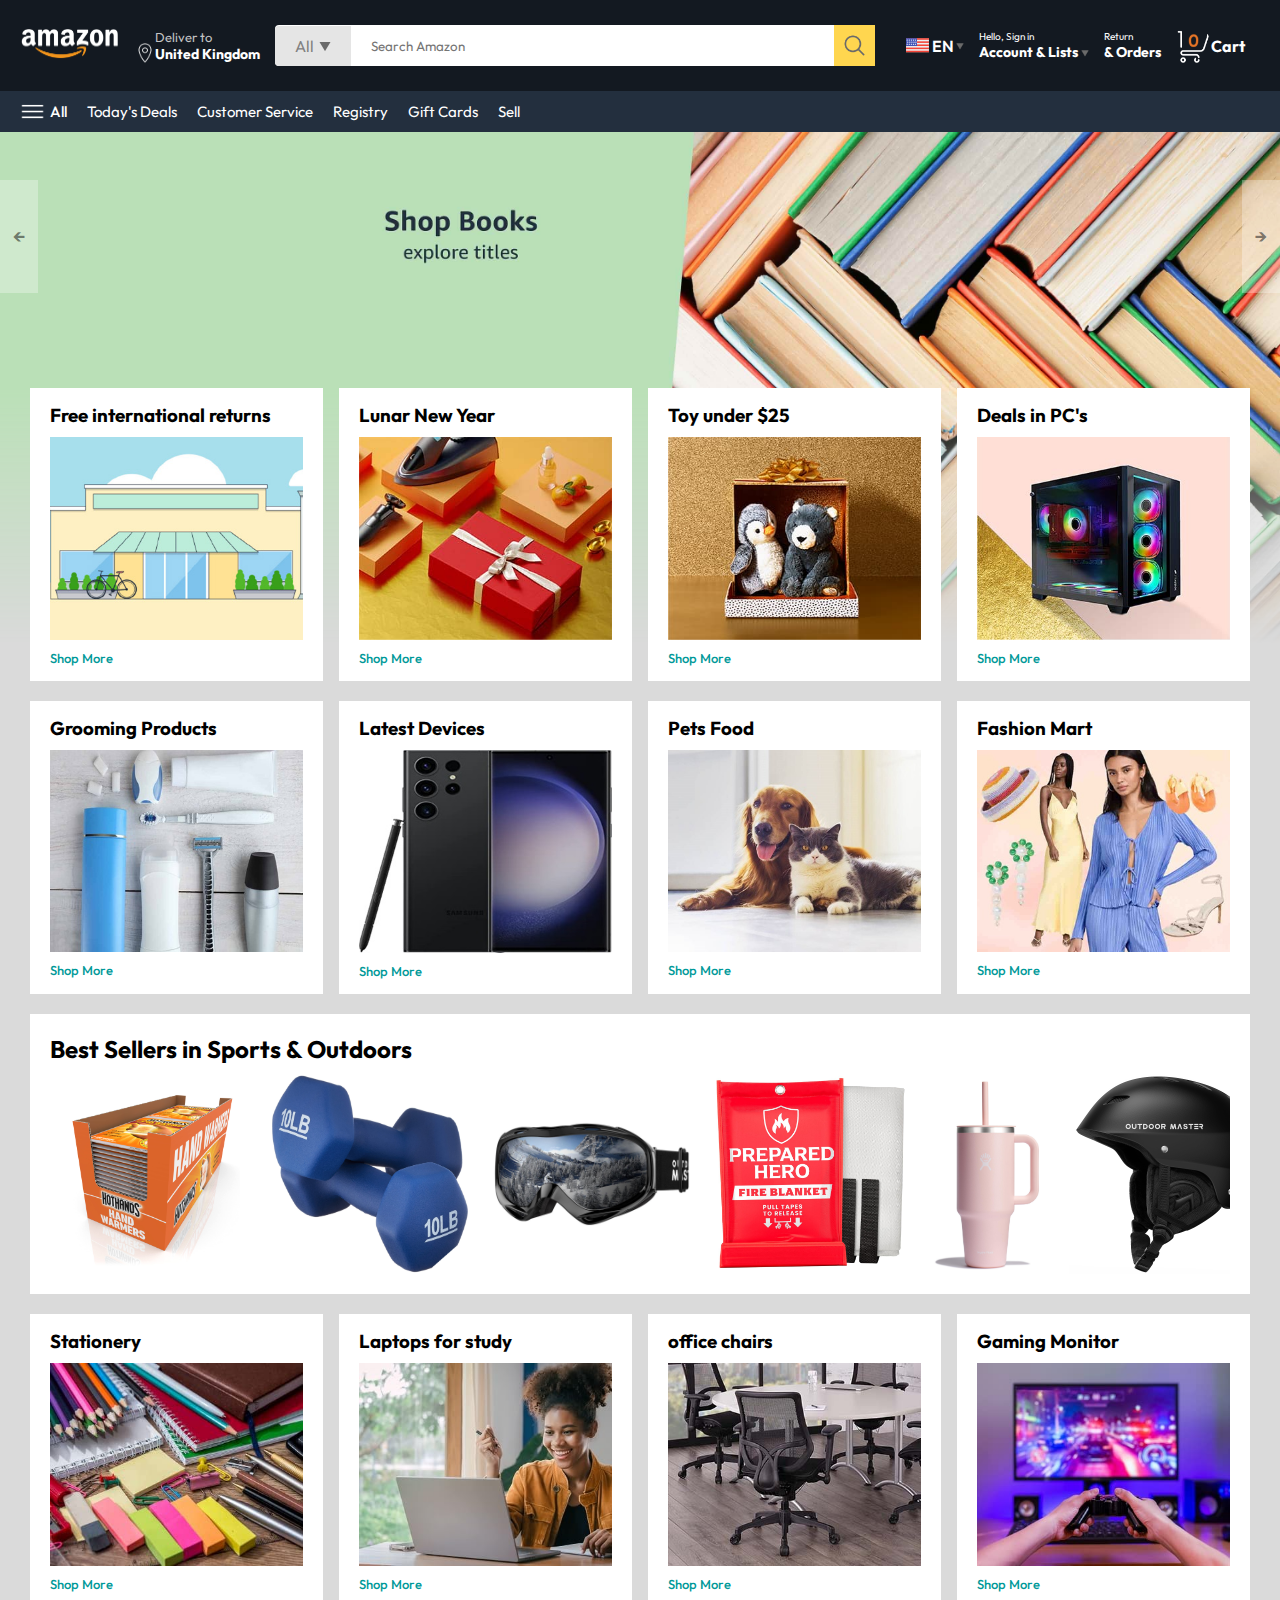
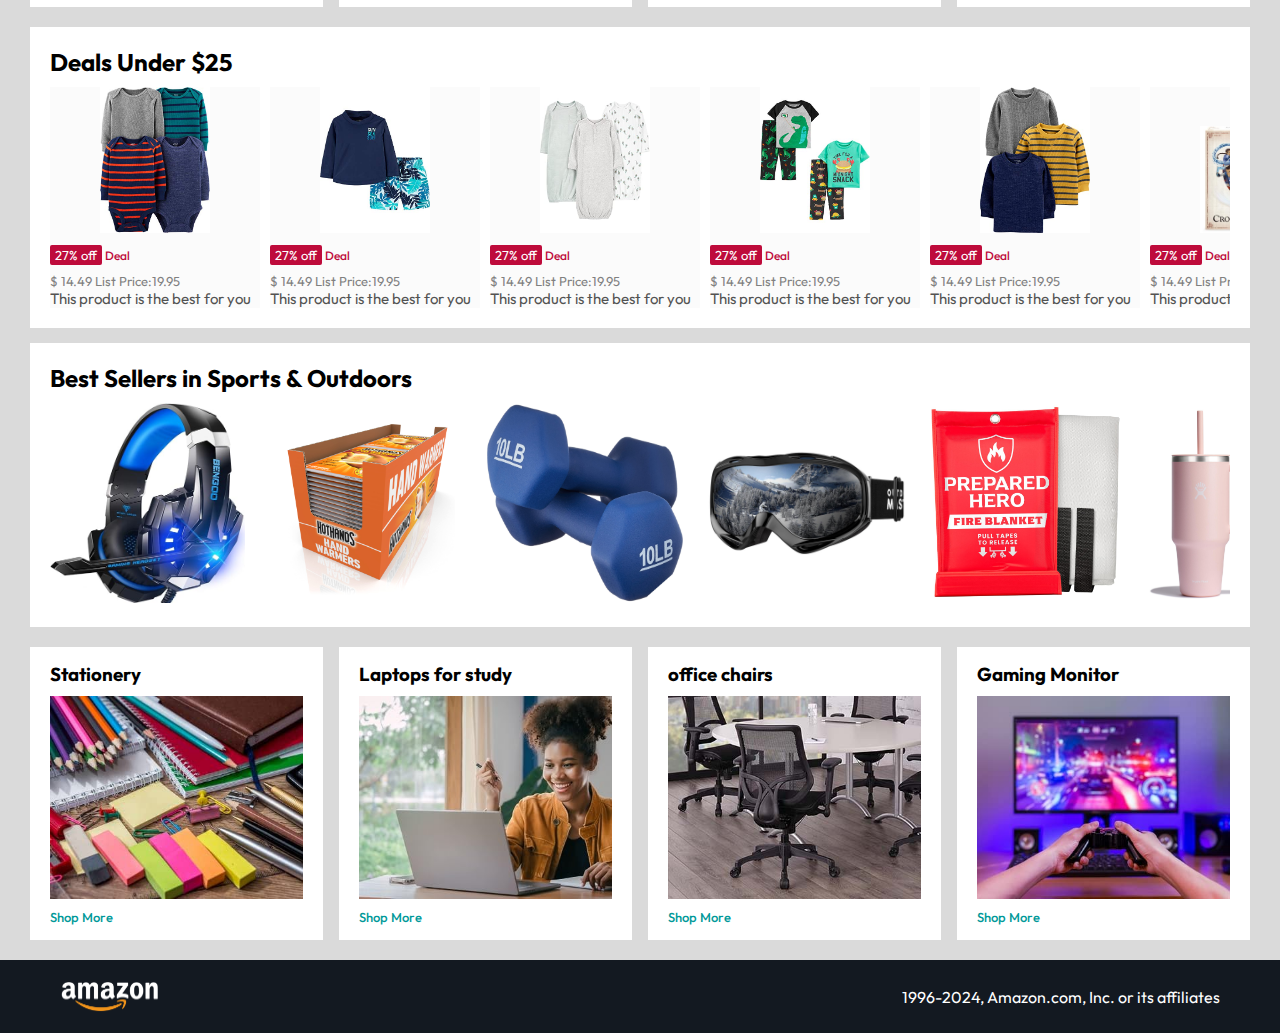
<file: index.html>
<!DOCTYPE html>
<html lang="en">
  <head>
    <meta charset="UTF-8" />
    <meta name="viewport" content="width=device-width, initial-scale=1.0" />
    <title>Amazon Clone By GreatStack</title>
  </head>
  <link rel="stylesheet" href="./style.css" />
  <body>
    <nav>
      <a href="/"><img src="./assets/amazon_logo.png" width="100" alt="" /></a>
      <div class="nav-country">
        <img src="./assets/location_icon.png" height="20" alt="" />
        <div>
        
          <p>Deliver to</p>
          <h1>United Kingdom</h1>
        </div>
      </div>
      <div class="nav-search">
        <div class="nav-search-category">
          <p>All</p>
          <img src="./assets/dropdown_icon.png" height="12" alt="" />
        </div>
        <input
          type="text"
          class="nav-search-input"
          placeholder="Search Amazon"
        />
        <img src="./assets/search_icon.png" class="nav-search-icon" alt="" />
      </div>
      <div class="nav-language">
        <img src="./assets/us_flag.png" width="25px" alt="" />
        <p>EN</p>
        <img src="./assets/dropdown_icon.png" width="8px" alt="" />
      </div>
      <div class="nav-text">
        <p>Hello, Sign in</p>
        <h1>
          Account & Lists
          <img src="./assets/dropdown_icon.png" width="8px" alt="" />
        </h1>
      </div>
      <div class="nav-text">
        <p>Return</p>
        <h1>& Orders</h1>
      </div>
      <a href="" class="nav-cart">
        <img src="./assets/cart_icon.png" width="35px" alt="" />
        <h4>Cart</h4>
      </a>
    </nav>
    <div class="nav-bottom">
      <div>
        <img src="./assets/menu_icon.png" width="25px" alt="" />
        <p>All</p>
      </div>
      <p>Today's Deals</p>
      <p>Customer Service</p>
      <p>Registry</p>
      <p>Gift Cards</p>
      <p>Sell</p>
    </div>
    <div class="header-slider">
      <a href="#" class="control_prev">&#8592</a>
      <a href="#" class="control_next">&#8594;</a>
      <ul>
        <img src="./assets/header1.jpg" class="header-img" alt="" />
        <img src="./assets/header2.jpg" class="header-img" alt="" />
        <img src="./assets/header3.jpg" class="header-img" alt="" />
        <img src="./assets/header4.jpg" class="header-img" alt="" />
        <img src="./assets/header5.jpg" class="header-img" alt="" />
        <img src="./assets/header6.jpg" class="header-img" alt="" />
      </ul>
    </div>

    <!-- box-row -->
  <div class="box-row header-box">
    <div class="box-col">
      <h3>Free international returns</h3>
      <img src="./assets/box1-1.jpg" alt="">
      <a href="/">Shop More</a>
    </div>
    <div class="box-col">
      <h3>Lunar New Year</h3>
      <img src="./assets/box1-2.jpg" alt="">
      <a href="/">Shop More</a>
    </div>
    <div class="box-col">
      <h3>Toy under $25</h3>
      <img src="./assets/box1-3.jpg" alt="">
      <a href="/">Shop More</a>
    </div>
    <div class="box-col">
      <h3>Deals in PC's</h3>
      <img src="./assets/box1-4.jpg" alt="">
      <a href="/">Shop More</a>
    </div>
   
  </div>
  <!--  -->
                  
</div>
<!-- second Row -->
<div class="box-row">
  <div class="box-col">
    <h3>Grooming Products</h3>
    <img src="./assets/box2-1.jpg" alt="">
    <a href="/">Shop More</a>
  </div>
  <div class="box-col">
    <h3>Latest Devices</h3>
    <img src="./assets/box2-2.jpg" alt="">
    <a href="/">Shop More</a>
  </div>
  <div class="box-col">
    <h3>Pets Food</h3>
    <img src="./assets/box2-3.jpg" alt="">
    <a href="/">Shop More</a>
  </div>
  <div class="box-col">
    <h3>Fashion Mart</h3>
    <img src="./assets/box2-4.jpg" alt="">
    <a href="/">Shop More</a>
  </div>
 
</div>
<!--  -->
                
</div>

<!-- third Row scroller -->
<div class="products-slider">
  <h2>Best Sellers in Sports & Outdoors</h2>
  <div class="products">
    <img src="./assets/product1-1.jpg" alt="">
    <img src="./assets/product1-2.jpg" alt="">
    <img src="./assets/product1-3.jpg" alt="">
    <img src="./assets/product1-4.jpg" alt="">
    <img src="./assets/product1-5.jpg" alt="">
    <img src="./assets/product1-6.jpg" alt="">
    <img src="./assets/product1-7.jpg" alt="">
    <img src="./assets/product1-8.jpg" alt="">
    <img src="./assets/product1-9.jpg" alt="">
    <img src="./assets/product1-10.jpg" alt="">
  </div>
</div>
<!-- Fourth Row -->
<div class="box-row">
  <div class="box-col">
    <h3>Stationery</h3>
    <img src="./assets/box3-1.jpg" alt="">
    <a href="/">Shop More</a>
  </div>
  <div class="box-col">
    <h3>Laptops for study</h3>
    <img src="./assets/box3-2.jpg" alt="">
    <a href="/">Shop More</a>
  </div>
  <div class="box-col">
    <h3>office chairs</h3>
    <img src="./assets/box3-3.jpg" alt="">
    <a href="/">Shop More</a>
  </div>
  <div class="box-col">
    <h3>Gaming Monitor</h3>
    <img src="./assets/box3-4.jpg" alt="">
    <a href="/">Shop More</a>
  </div>
 </div>

<!-- Fifth Row price Tag -->
<div class="products-slider-with-price">
  <h2>Deals Under $25</h2>
  <div class="products">
    <div class="product-card">
      <div class="product-img-container">
        <img src="./assets/product2-1.jpg" alt="">
      </div>
      <div class="product-offer">
        <p>27% off</p> <span>Deal</span>
      </div>
      <p class="product-price">$ <span>14.49</span> List Price:19.95</p>
      <h4>This product is the best for you</h4>
    </div>
    <div class="product-card">
      <div class="product-img-container">
        <img src="./assets/product2-2.jpg" alt="">
      </div>
      <div class="product-offer">
        <p>27% off</p> <span>Deal</span>
      </div>
      <p class="product-price">$ <span>14.49</span> List Price:19.95</p>
      <h4>This product is the best for you</h4>
    </div>
    <div class="product-card">
      <div class="product-img-container">
        <img src="./assets/product2-3.jpg" alt="">
      </div>
      <div class="product-offer">
        <p>27% off</p> <span>Deal</span>
      </div>
      <p class="product-price">$ <span>14.49</span> List Price:19.95</p>
      <h4>This product is the best for you</h4>
    </div>
    <div class="product-card">
      <div class="product-img-container">
        <img src="./assets/product2-4.jpg" alt="">
      </div>
      <div class="product-offer">
        <p>27% off</p> <span>Deal</span>
      </div>
      <p class="product-price">$ <span>14.49</span> List Price:19.95</p>
      <h4>This product is the best for you</h4>
    </div>
    <div class="product-card">
      <div class="product-img-container">
        <img src="./assets/product2-5.jpg" alt="">
      </div>
      <div class="product-offer">
        <p>27% off</p> <span>Deal</span>
      </div>
      <p class="product-price">$ <span>14.49</span> List Price:19.95</p>
      <h4>This product is the best for you</h4>
    </div>
    <div class="product-card">
      <div class="product-img-container">
        <img src="./assets/product2-6.jpg" alt="">
      </div>
      <div class="product-offer">
        <p>27% off</p> <span>Deal</span>
      </div>
      <p class="product-price">$ <span>14.49</span> List Price:19.95</p>
      <h4>This product is the best for you</h4>
    </div>
    <div class="product-card">
      <div class="product-img-container">
        <img src="./assets/product2-7.jpg" alt="">
      </div>
      <div class="product-offer">
        <p>27% off</p> <span>Deal</span>
      </div>
      <p class="product-price">$ <span>14.49</span> List Price:19.95</p>
      <h4>This product is the best for you</h4>
    </div>
    <div class="product-card">
      <div class="product-img-container">
        <img src="./assets/product2-8.jpg" alt="">
      </div>
      <div class="product-offer">
        <p>27% off</p> <span>Deal</span>
      </div>
      <p class="product-price">$ <span>14.49</span> List Price:19.95</p>
      <h4>This product is the best for you</h4>
    </div>
    <div class="product-card">
      <div class="product-img-container">
        <img src="./assets/product2-9.jpg" alt="">
      </div>
      <div class="product-offer">
        <p>27% off</p> <span>Deal</span>
      </div>
      <p class="product-price">$ <span>14.49</span> List Price:19.95</p>
      <h4>This product is the best for you</h4>
    </div>
    <div class="product-card">
      <div class="product-img-container">
        <img src="./assets/product2-10.jpg" alt="">
      </div>
      <div class="product-offer">
        <p>27% off</p> <span>Deal</span>
      </div>
      <p class="product-price">$ <span>14.49</span> List Price:19.95</p>
      <h4>This product is the best for you</h4>
    </div>
    <div class="product-card">
      <div class="product-img-container">
        <img src="./assets/product2-11.jpg" alt="">
      </div>
      <div class="product-offer">
        <p>27% off</p> <span>Deal</span>
      </div>
      <p class="product-price">$ <span>14.49</span> List Price:19.95</p>
      <h4>This product is the best for you</h4>
    </div>
  </div>
</div>
<!-- 7row -->
<div class="products-slider">
  <h2>Best Sellers in Sports & Outdoors</h2>
  <div class="products">
    <a href="/product.html">
    <img src="./assets/product_img.jpg" alt=""></a>
    <img src="./assets/product1-1.jpg" alt="">
    <img src="./assets/product1-2.jpg" alt="">
    <img src="./assets/product1-3.jpg" alt="">
    <img src="./assets/product1-4.jpg" alt="">
    <img src="./assets/product1-5.jpg" alt="">
    <img src="./assets/product1-6.jpg" alt="">
    <img src="./assets/product1-7.jpg" alt="">
    <img src="./assets/product1-8.jpg" alt="">
    <img src="./assets/product1-9.jpg" alt="">
    <img src="./assets/product1-10.jpg" alt="">
  </div>
</div>
<!-- 8th Row -->
<div class="box-row">
  <div class="box-col">
    <h3>Stationery</h3>
    <img src="./assets/box3-1.jpg" alt="">
    <a href="/">Shop More</a>
  </div>
  <div class="box-col">
    <h3>Laptops for study</h3>
    <img src="./assets/box3-2.jpg" alt="">
    <a href="/">Shop More</a>
  </div>
  <div class="box-col">
    <h3>office chairs</h3>
    <img src="./assets/box3-3.jpg" alt="">
    <a href="/">Shop More</a>
  </div>
  <div class="box-col">
    <h3>Gaming Monitor</h3>
    <img src="./assets/box3-4.jpg" alt="">
    <a href="/">Shop More</a>
  </div>
 </div>
 <!-- footer -->
 <footer>
  <img src="./assets/amazon_logo.png" width="100" alt="">
  <p>
    1996-2024, Amazon.com, Inc. or its affiliates
  </p>

 </footer>
    <script src="./script.js">

    </script>
  </body>
</html>
</file>
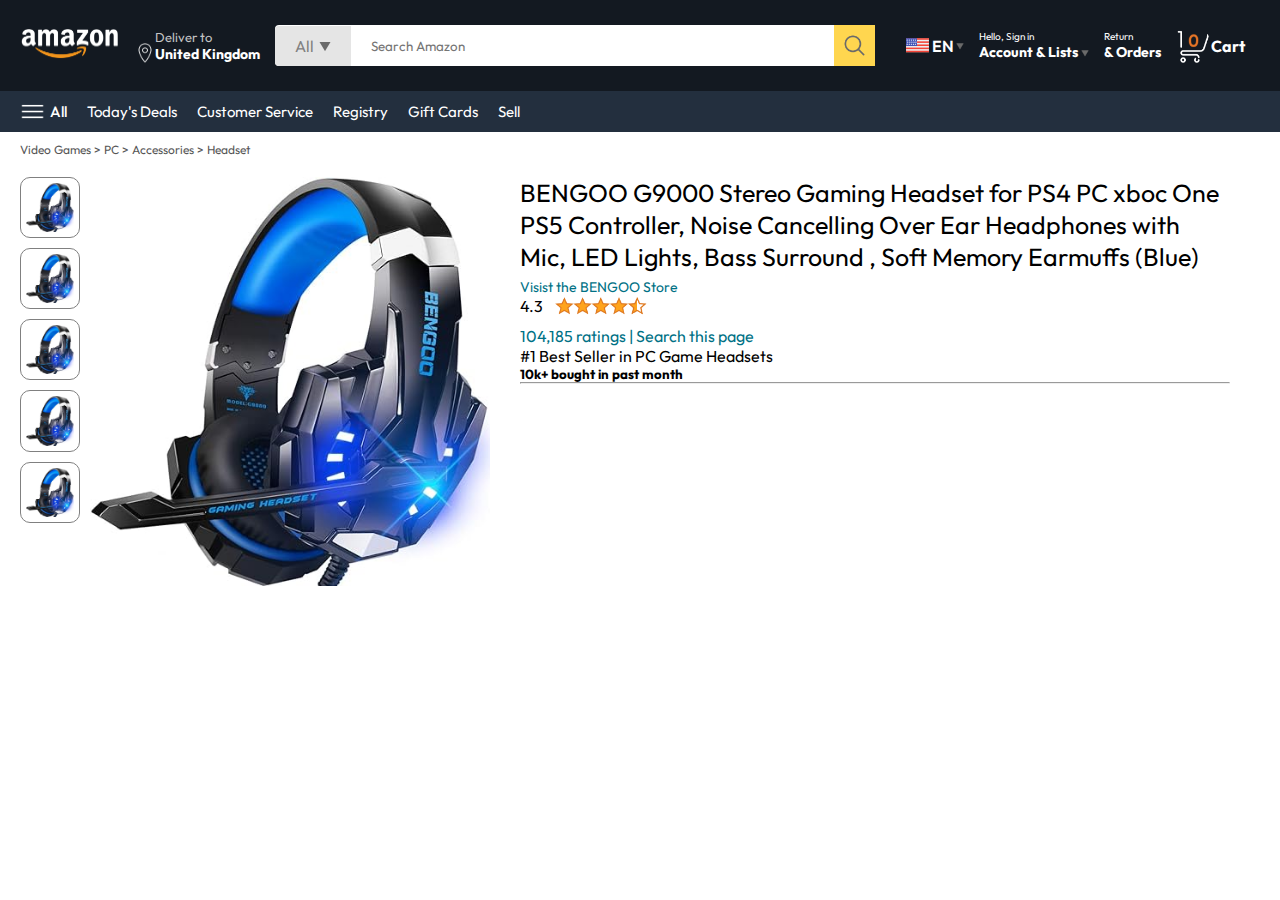
<file: product.html>
<!DOCTYPE html>
<html lang="en">
  <head>
    <meta charset="UTF-8" />
    <meta name="viewport" content="width=device-width, initial-scale=1.0" />
    <link rel="stylesheet" href="./style.css" />
    <link rel="stylesheet" href="./product.css" />
    <title>Product Page</title>
  </head>
  <body>
    <nav>
      <a href="/"><img src="./assets/amazon_logo.png" width="100" alt="" /></a>
      <div class="nav-country">
        <img src="./assets/location_icon.png" height="20" alt="" />
        <div>
          <p>Deliver to</p>
          <h1>United Kingdom</h1>
        </div>
      </div>
      <div class="nav-search">
        <div class="nav-search-category">
          <p>All</p>
          <img src="./assets/dropdown_icon.png" height="12" alt="" />
        </div>
        <input
          type="text"
          class="nav-search-input"
          placeholder="Search Amazon"
        />
        <img src="./assets/search_icon.png" class="nav-search-icon" alt="" />
      </div>
      <div class="nav-language">
        <img src="./assets/us_flag.png" width="25px" alt="" />
        <p>EN</p>
        <img src="./assets/dropdown_icon.png" width="8px" alt="" />
      </div>
      <div class="nav-text">
        <p>Hello, Sign in</p>
        <h1>
          Account & Lists
          <img src="./assets/dropdown_icon.png" width="8px" alt="" />
        </h1>
      </div>
      <div class="nav-text">
        <p>Return</p>
        <h1>& Orders</h1>
      </div>
      <a href="" class="nav-cart">
        <img src="./assets/cart_icon.png" width="35px" alt="" />
        <h4>Cart</h4>
      </a>
    </nav>
    <div class="nav-bottom">
      <div>
        <img src="./assets/menu_icon.png" width="25px" alt="" />
        <p>All</p>
      </div>
      <p>Today's Deals</p>
      <p>Customer Service</p>
      <p>Registry</p>
      <p>Gift Cards</p>
      <p>Sell</p>
    </div>
    <p class="breadcrum">Video Games > PC > Accessories > Headset</p>
    <div class="product-display">
      <div class="product-d-image">
        <div class="product-icons">
          <img src="./assets/product_img.jpg" width="60" alt="" />
          <img src="./assets/product_img.jpg" width="60" alt="" />
          <img src="./assets/product_img.jpg" width="60" alt="" />
          <img src="./assets/product_img.jpg" width="60" alt="" />
          <img src="./assets/product_img.jpg" width="60" alt="" />
        </div>
        <div class="product-main-image">
          <img src="./assets/product_img.jpg" width="400" alt="" />
        </div>
      </div>
      <div class="product-d-details">
        <p class="product-title">
          BENGOO G9000 Stereo Gaming Headset for PS4 PC xboc One PS5 Controller,
          Noise Cancelling Over Ear Headphones with Mic, LED Lights, Bass
          Surround , Soft Memory Earmuffs (Blue)
        </p>
        <p class="brand-store">Visist the BENGOO Store</p>
        <div>
          <div class="product-rating">
            <div>
              4.3 <img src="/assets/rating_img.png" height="20px" alt="" />
            </div>
            <p>104,185 ratings | Search this page</p>
          </div>
          <p><span>#1 Best Seller</span> in PC Game Headsets</p>
          <h5>10k+ bought in past month</h5>
        </div>
        <hr />
      </div>
      <div class="product-d-purchase"></div>
    </div>
  </body>
</html>
</file>
<file: style.css>
@import url('https://fonts.googleapis.com/css2?family=Outfit:wght@100..900&display=swap');

* {
  padding: 0;
  margin: 0;
  box-sizing: border-box;
  font-family: outfit;
}
body{
  background: #dadada;
}

a{
text-decoration: none;
color: inherit;
}
nav{
  display: flex;
  align-items: center;
  justify-content: space-between;
  background: #131921;
  padding: 10px 20px;
  color: #fff;
}
.nav-country{
  display: flex;
  align-items: end;
  margin-left: 15px;
  font-size: 13px;
  color: #c4c4c4;
}
.nav-country h1{
  color: #fff;
  font-size: 14px;
}
.nav-search{
  flex: 1;
  display: flex;
  align-items: center;
  background: #fff;
  color: gray;
  max-width: 1000px;
  border-radius: 4px;
  margin: 15px;
}
.nav-search-category{
  display: flex;
  align-items: center;
  padding: 10px 20px;
  gap: 5px;
  background: #e5e5e5;
  border-radius: 4px 0 0 4px;
}
.nav-search-input{
  border: none;
  outline: none;
  padding-left: 20px;
  width: 100%;
}
.nav-search-icon{
  max-width: 41px;
  padding: 8px;
  background:#ffd64f;
  border: 0 4px 4px 0;
}
.nav-language{
  display: flex;
  align-items: center;
  gap: 2px ;
  font-weight: 600;
  margin-left: 15px;
}
.nav-text{
  margin-left: 15px;

}
.nav-text p{
font-size: 10px;
}

.nav-text h1 {
  font-size: 14px;
}
.nav-cart{
  display: flex;
  align-items: center;
  margin: 0px 15px;
}
.nav-bottom{
  display: flex;
  align-items: center;
  gap: 20px;
  padding: 8px 20px;
  background: #232f3e;
  color: #fff;
  font-size: 15px;

}
.nav-bottom div{
  display: flex;
  align-items: center;
  gap: 5px;
  font-weight: 500;
  
}

.header-slider ul{
display: flex;
overflow-y: hidden;
}
.header-img{
  max-width: 100%;
  mask-image: linear-gradient(to bottom, #000000 50%, transparent 100%);
}
.header-slider a{
  position: absolute;
  top: 20%;
  z-index: 1;
  padding: 5vh 1vw;
  background: #ffffff4f;
  color:#0000007b;
  text-decoration: none;
  font-weight: 600;
  font-size: 18px;
  cursor: pointer;
}

.control_next{
  right: 0;
}
/*  */
.box-row{
  display: flex;
  flex-wrap: wrap;
  row-gap: 20px;
  justify-content: space-between;
  margin: 20px 30px;
}
.box-col{
  display: flex;
  flex-direction: column;
  gap: 10px;
  padding: 15px 20px;
  background: #fff;
  max-width: 24%;
  min-height: 200px;
  z-index: 1;
}
.box-col a{
  font-size: 13px;
  color:#009999 ;
  font-weight: 500;
}

.header-box{
  margin-top: -20vw;
}
/* product slider */
.products-slider{
background: #fff;
margin: 0 30px;
padding: 20px;
margin-bottom: 15px;
}

.products-slider .products {
  display: flex;
  overflow: auto;
  gap: 20px;
  margin-top: 10px;
}

.products-slider .products img {
  max-width: 200px;
  max-height: 200px;
}
.products-slider .products::-webkit-scrollbar{
  display: none;
}

/* Fifth Row */

.products-slider-with-price{
  background: #fff;
  margin: 0 30px;
  padding: 20px;
  margin-bottom:15px;
}
.products-slider-with-price .products{
  display: flex;
  overflow-x: auto;
  gap: 10px;
  margin-top: 10px;
}

.products-slider-with-price .products::-webkit-scrollbar{
  display: none;
}
.product-card{
  display: flex;
  flex-direction: column;
  justify-content: end;
  min-width: 210px;
  background: #fbfbfb;
}
.product-card img{
  width: 110px;
  margin: 0 50px;
}
.product-offer p{
background: #be0b3b;
color: #fff;
display: inline-block;
padding: 2px 5px;
border-radius: 2px;
margin: 8px 0;
font-size: 13px;

}
.product-offer span{
  color:#be0b3b ;
  font-weight: 500;
  font-size: 12px;
}
.product-price{
  color: gray;
  font-size: 13px;
}
.product-card h4{
  color: #525252;
  font-size: 15px;
  font-weight: 400;
}
footer{
  display: flex;
  justify-content: space-between;
  align-items: center;
  color: #fff;
  background: #131921;
  padding: 20px 60px;
}
</file>
<file: product.css>
body{
  background: #fff;
}

.breadcrum{
  padding: 10px 20px;
  font-size: 12px;
  color: #565656;
}
.product-display{
min-height: 100%;
padding: 10px 20px;
display: flex;

}
.product-d-image{
  display: flex;
  gap: 10px;
}
.product-icons{
  display: flex;
  flex-direction: column;
  gap: 10px;
}
.product-icons img{
  border: 1px solid gray;
  border-radius: 10px;
  padding: 5px;
}
.product-d-details{
  margin: 0 30px;
}
.product-title{
  font-size: 25px
}
.brand-store{
  margin-top: 5px;
  color:#007185 ;
  font-size: 14px;
}

.product-rating{
  display: flex;
  flex-direction: column;
  gap: 10px;
}
.product-rating div{
  display: flex;
  align-items: center;
  gap: 10px;
}

.product-rating p{
  color: #007185;
  }
  .product-rating span{
    color: #fff;
    background: #c73500;
    padding: 2px 5px;
    border-radius:3px;
    font-size: 14px;
  }
  .product-rating h5{
font-weight: 400;
  }
</file>
